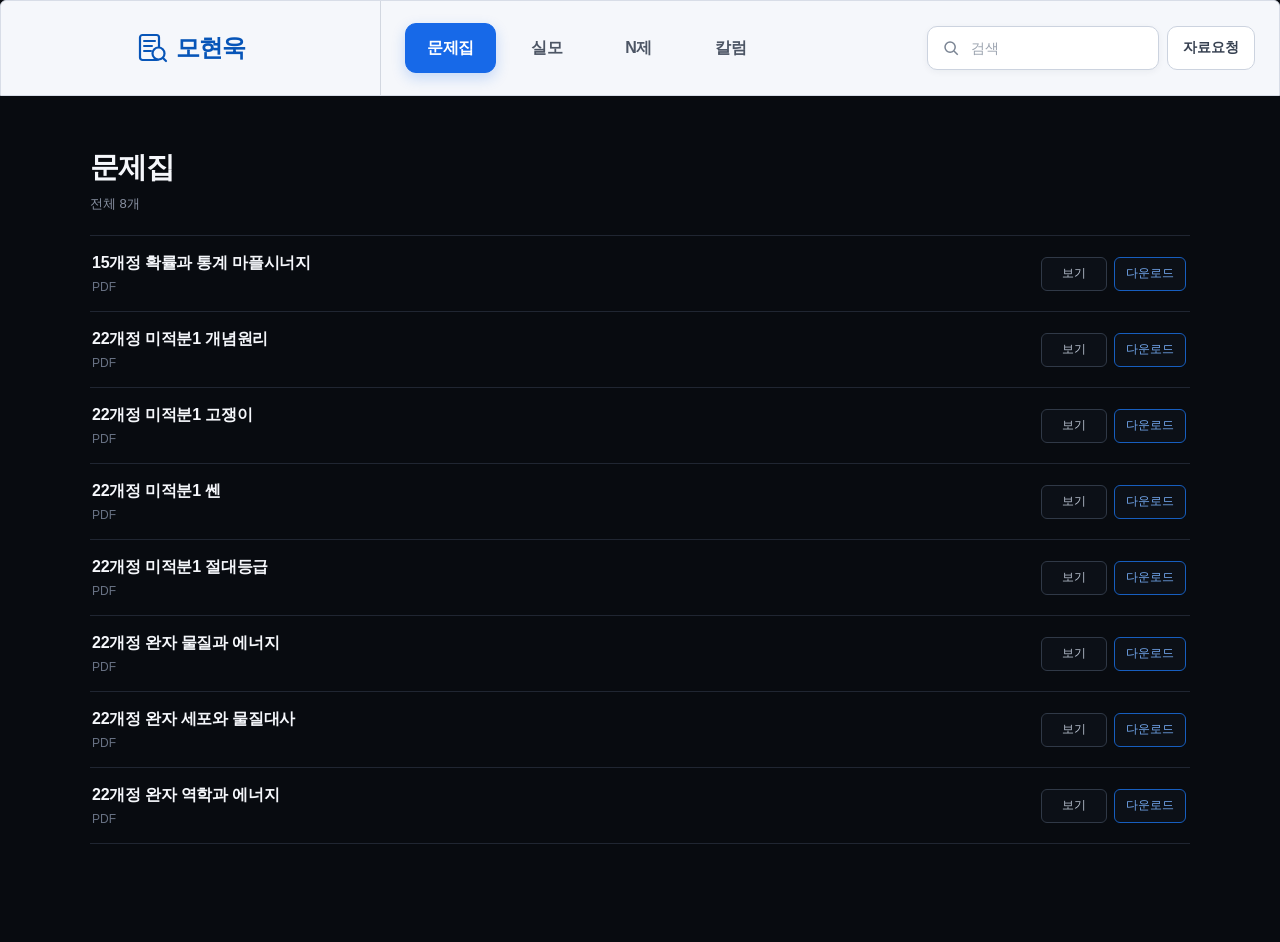
<file: public/index.html>
<!DOCTYPE html>
<html lang="ko">
<head>
  <meta charset="UTF-8">
  <meta name="viewport" content="width=device-width, initial-scale=1.0">
  <meta name="description" content="모현욱닷컴 자료실">
  <title>모현욱닷컴</title>
  <link rel="stylesheet" href="style.css">
</head>
<body>
  <header class="site-header">
    <div class="header-inner">
      <a class="brand" href="#" aria-label="모현욱닷컴 홈">
        <span class="brand-icon" aria-hidden="true">
          <svg viewBox="0 0 32 32" fill="none">
            <rect x="4" y="3" width="19" height="25" rx="2.5" stroke="currentColor" stroke-width="2.2"/>
            <path d="M8 9h11M8 14h8M8 19h7" stroke="currentColor" stroke-width="2" stroke-linecap="round"/>
            <circle cx="22.5" cy="21.5" r="6" fill="var(--header-bg)" stroke="currentColor" stroke-width="2.2"/>
            <path d="m27 26 3 3" stroke="currentColor" stroke-width="2.2" stroke-linecap="round"/>
          </svg>
        </span>
        <span>모현욱</span>
      </a>

      <nav class="main-nav" aria-label="자료 메뉴">
        <button class="nav-item active" data-category="문제집">문제집</button>
        <button class="nav-item" data-category="실모">실모</button>
        <button class="nav-item" data-category="N제">N제</button>
        <button class="nav-item" data-category="칼럼">칼럼</button>
      </nav>
      <div class="search-wrap">
        <label class="search-box">
          <svg viewBox="0 0 24 24" aria-hidden="true"><circle cx="10.8" cy="10.8" r="6.8"/><path d="m16 16 5 5"/></svg>
          <input id="searchInput" type="search" placeholder="검색" autocomplete="off">
        </label>
        <button class="request-btn" type="button" onclick="window.open('https://discord.gg/kZ6wBWuS', '_blank')">자료요청</button>
      </div>
    </div>
  </header>

  <main class="main-content">
    <section class="content-head">
      <div>
        <h1 id="pageTitle">문제집</h1>
        <p id="resultCount"></p>
      </div>
      <button id="clearSearch" class="clear-search" hidden>검색 초기화</button>
    </section>

    <section id="materialList" class="material-list" aria-live="polite"></section>

    <section id="emptyState" class="empty-state" hidden>
      <h2>자료가 없습니다.</h2>
      <p id="emptyMessage">등록된 자료가 아직 없습니다.</p>
    </section>

    <nav id="pagination" class="pagination" aria-label="페이지 이동"></nav>
  </main>

  <script src="app.js"></script>
</body>
</html>
</file>
<file: public/style.css>
:root {
  --header-bg: #f5f7fb;
  --page-bg: #080b10;
  --text: #f5f7fb;
  --muted: #8992a3;
  --line: #202632;
  --card: #0d1118;
  --accent: #1769e8;
  --accent-hover: #0f5bd4;
  --nav-text: #4d5665;
}

* { box-sizing: border-box; }
html { min-height: 100%; }
body {
  margin: 0;
  min-height: 100vh;
  background: var(--page-bg);
  color: var(--text);
  font-family: -apple-system, BlinkMacSystemFont, "Segoe UI", "Noto Sans KR", sans-serif;
}
button, input { font: inherit; }
button { color: inherit; }

.site-header {
  height: 96px;
  background: var(--header-bg);
  color: #111827;
  border: 1px solid #d8dde7;
  border-radius: 6px 6px 0 0;
}

.header-inner {
  height: 100%;
  display: grid;
  grid-template-columns: 380px minmax(420px, 1fr) minmax(260px, 360px);
  align-items: stretch;
  width: 100%;
  margin: 0;
}

.brand {
  display: flex;
  align-items: center;
  justify-content: center;
  gap: 8px;
  padding: 0;
  color: #0755b8;
  text-decoration: none;
  font-size: 24px;
  font-weight: 800;
  letter-spacing: -1.3px;
  border-right: 1px solid #d2d7e0;
}

.brand-icon { width: 32px; height: 32px; display: block; }
.brand-icon svg { width: 100%; height: 100%; }

.main-nav {
  display: flex;
  align-items: center;
  gap: 10px;
  padding: 0 24px;
}

.nav-item {
  border: 1px solid transparent;
  background: transparent;
  min-width: 82px;
  height: 50px;
  padding: 0 21px;
  border-radius: 11px;
  color: var(--nav-text);
  cursor: pointer;
  font-size: 16px;
  font-weight: 750;
  letter-spacing: -0.5px;
  transition: background .16s ease, color .16s ease, border-color .16s ease, transform .16s ease;
}

.nav-item:hover {
  background: #e7edf7;
  border-color: #dbe3f0;
  color: #163b70;
  transform: translateY(-1px);
}

.nav-item.active {
  background: var(--accent);
  border-color: var(--accent);
  color: #fff;
  box-shadow: 0 5px 14px rgba(23, 105, 232, .22);
}

.nav-item.active:hover {
  background: var(--accent-hover);
  border-color: var(--accent-hover);
  color: #fff;
}

.search-wrap {
  display: flex;
  align-items: center;
  padding: 0 24px 0 8px;
}

.request-btn {
  flex: 0 0 auto;
  height: 44px;
  margin-left: 8px;
  padding: 0 15px;
  border: 1px solid #ccd3df;
  border-radius: 10px;
  background: #fff;
  color: #374151;
  font-size: 14px;
  font-weight: 600;
  cursor: pointer;
  white-space: nowrap;
  transition: background .16s ease, border-color .16s ease, color .16s ease;
}

.request-btn:hover {
  background: #f0f4fa;
  border-color: #aeb8c8;
  color: #0755b8;
}

.search-box {
  flex: 1;
  min-width: 0;
  height: 44px;
  display: flex;
  align-items: center;
  gap: 9px;
  padding: 0 14px;
  background: #fff;
  border: 1px solid #ccd3df;
  border-radius: 10px;
  box-shadow: 0 2px 7px rgba(22, 35, 58, .05);
}

.search-box:focus-within {
  border-color: #79aaf3;
  box-shadow: 0 0 0 3px rgba(23, 105, 232, .11);
}

.search-box svg { width: 18px; height: 18px; stroke: #7a8493; fill: none; stroke-width: 2; flex: 0 0 auto; }
.search-box input {
  width: 100%;
  border: 0;
  outline: 0;
  background: transparent;
  color: #111827;
  font-size: 14px;
}
.search-box input::placeholder { color: #9aa2ae; }

.main-content {
  width: min(1100px, calc(100% - 48px));
  margin: 0 auto;
  padding: 52px 0 70px;
}

.content-head {
  display: flex;
  align-items: end;
  justify-content: space-between;
  margin-bottom: 22px;
}

.content-head h1 { margin: 0; font-size: 29px; letter-spacing: -1.2px; }
.content-head p { margin: 7px 0 0; color: var(--muted); font-size: 13px; }

.clear-search {
  border: 1px solid #2a3341;
  background: #11161e;
  padding: 8px 12px;
  border-radius: 7px;
  cursor: pointer;
  color: #aeb7c6;
  font-size: 13px;
}
.clear-search:hover { color: #fff; border-color: #465163; }

.material-list { border-top: 1px solid var(--line); }

.material-card {
  min-height: 76px;
  display: grid;
  grid-template-columns: 1fr auto;
  align-items: center;
  gap: 18px;
  padding: 15px 4px 15px 2px;
  border-bottom: 1px solid var(--line);
}

.material-info { min-width: 0; }
.material-title {
  margin: 0;
  overflow: hidden;
  text-overflow: ellipsis;
  white-space: nowrap;
  font-size: 16px;
  font-weight: 650;
  letter-spacing: -.25px;
}
.material-meta { margin-top: 6px; color: #687284; font-size: 12px; }
.material-actions { display: flex; gap: 7px; }

.action {
  display: inline-flex;
  align-items: center;
  justify-content: center;
  min-width: 66px;
  height: 34px;
  padding: 0 11px;
  border: 1px solid #303947;
  border-radius: 6px;
  background: #0c1017;
  color: #b9c2d0;
  text-decoration: none;
  font-size: 12px;
  cursor: pointer;
}
.action:hover { border-color: #596579; color: #fff; }
.action.download { border-color: #175ebf; color: #74aaf2; }
.action.download:hover { border-color: #3981df; color: #b4d4ff; }

.empty-state {
  padding: 90px 20px;
  text-align: center;
  border: 1px solid var(--line);
  color: #a0a9b8;
}
.empty-state h2 { margin: 0 0 9px; font-size: 18px; color: #e0e5ed; }
.empty-state p { margin: 0; font-size: 13px; }

.pagination {
  display: flex;
  justify-content: center;
  align-items: center;
  gap: 5px;
  margin-top: 28px;
}
.page-button {
  min-width: 34px;
  height: 34px;
  border: 1px solid #292f39;
  border-radius: 6px;
  background: #090d13;
  color: #778293;
  cursor: pointer;
  font-size: 12px;
}
.page-button:hover { color: #fff; border-color: #525e70; }
.page-button.active { background: #145fcf; border-color: #145fcf; color: #fff; }
.page-button:disabled { cursor: default; opacity: .35; }

@media (max-width: 1100px) {
  .header-inner { grid-template-columns: 280px 1fr minmax(220px, 300px); }
  .main-nav { padding: 0 16px; }
  .nav-item { min-width: 72px; padding: 0 15px; }
}

@media (max-width: 900px) {
  .header-inner { grid-template-columns: 190px 1fr; }
  .brand { border-right: 1px solid #d2d7e0; }
  .search-wrap { grid-column: 1 / -1; display: none; }
  .site-header { height: 82px; }
  .main-nav { overflow-x: auto; padding: 0 12px; }
  .nav-item { white-space: nowrap; }
}

@media (max-width: 620px) {
  .header-inner { grid-template-columns: 130px 1fr; }
  .brand { font-size: 19px; }
  .brand-icon { width: 27px; height: 27px; }
  .main-nav { gap: 5px; padding: 0 7px; }
  .nav-item { min-width: auto; height: 44px; padding: 0 11px; font-size: 13px; border-radius: 9px; }
  .main-content { width: calc(100% - 28px); padding-top: 34px; }
  .material-card { grid-template-columns: 1fr; gap: 11px; }
  .material-actions { justify-content: flex-end; }
  .action { min-width: 62px; }
}
</file>
